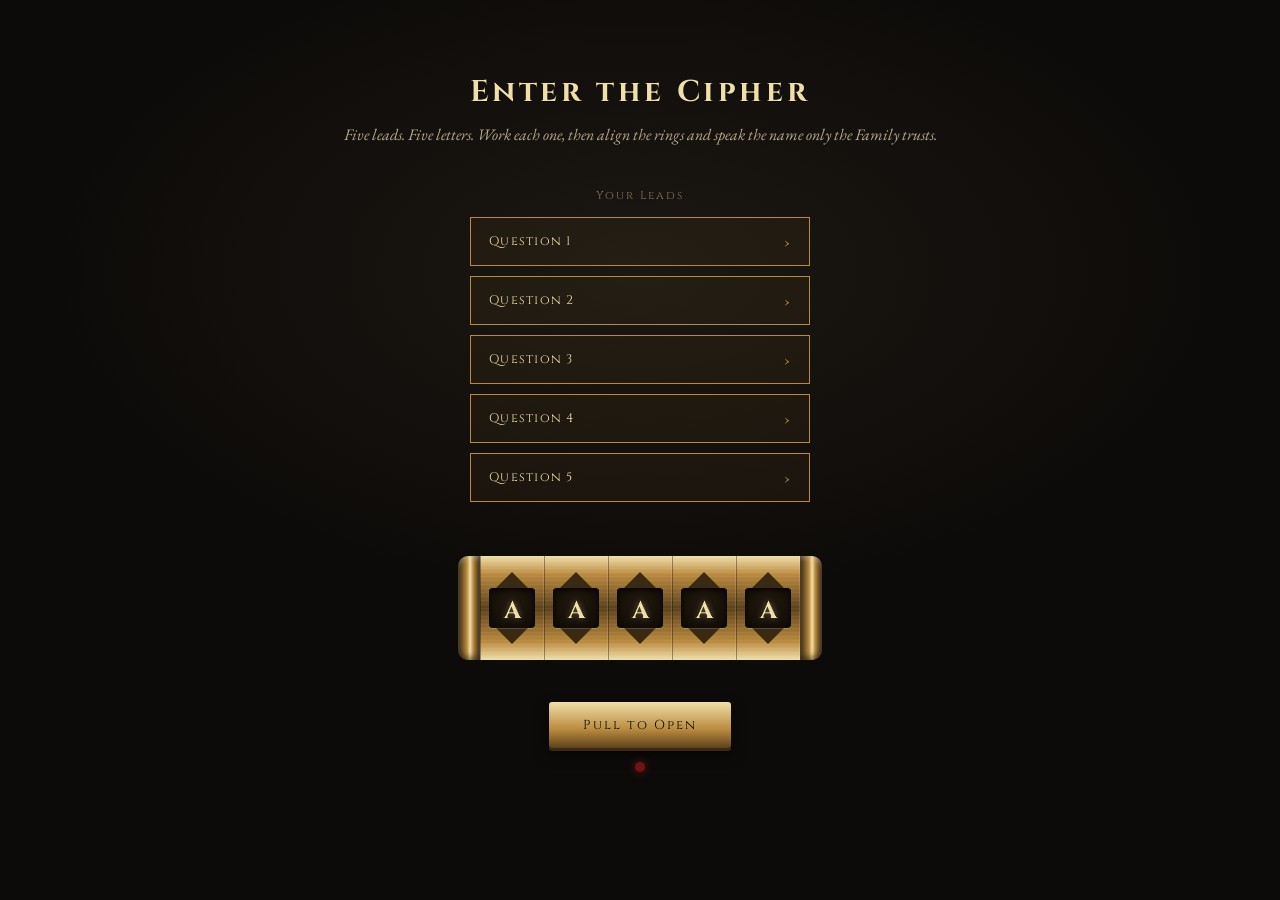
<file: index.html>
<!DOCTYPE html>
<html lang="en">
<head>
<meta charset="UTF-8">
<meta name="viewport" content="width=device-width, initial-scale=1, viewport-fit=cover">
<title>Enter the Cipher</title>
<link rel="preconnect" href="https://fonts.googleapis.com">
<link rel="preconnect" href="https://fonts.gstatic.com" crossorigin>
<link href="https://fonts.googleapis.com/css2?family=Cinzel:wght@500;700&family=EB+Garamond:ital,wght@0,400;0,600;1,400&display=swap" rel="stylesheet">
<link rel="stylesheet" href="style.css">
</head>
<body>
<div class="stage">

  <div class="plate">
    <h1>Enter the Cipher</h1>
    <p>Five leads. Five letters. Work each one, then align the rings and speak the name only the Family trusts.</p>
  </div>

  <div class="leads">
    <div class="leads-label">Your Leads</div>
    <div class="stations" id="stationsList"></div>
  </div>

  <div class="cryptex-row">
    <div class="endcap left"></div>
    <div style="position:relative;">
      <div class="rod"></div>
      <div id="rings"></div>
    </div>
    <div class="endcap right"></div>
  </div>

  <div class="controls">
    <button class="pull-btn" id="pullBtn">Pull to Open</button>
    <div class="indicator" id="indicator"></div>
    <div class="resist" id="resist">The mechanism resists.</div>
  </div>

  <div id="reveal">
    <div class="seal"></div>
    <div class="scroll">
      <h2>The Cipher Is Broken</h2>
      <p>The person your'e looking for is NOT a woman</p>
    </div>
  </div>

</div>

<script src="script.js"></script>
</body>
</html>
</file>
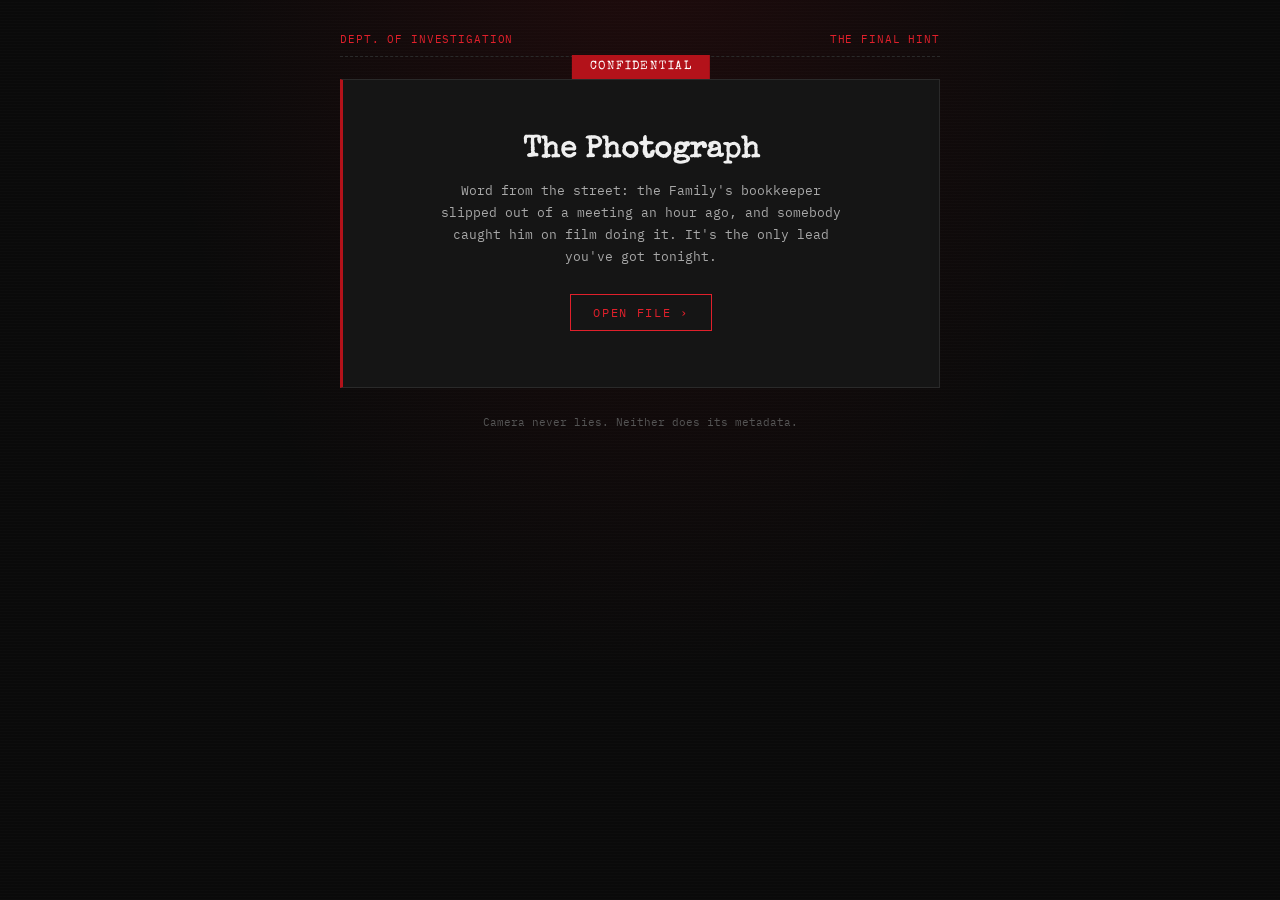
<file: case-file-47b/index.html>
<!DOCTYPE html>
<html lang="en">
<head>
<meta charset="UTF-8">
<meta name="viewport" content="width=device-width, initial-scale=1, viewport-fit=cover">
<title>Case File 47-B</title>
<link rel="preconnect" href="https://fonts.googleapis.com">
<link rel="preconnect" href="https://fonts.gstatic.com" crossorigin>
<link href="https://fonts.googleapis.com/css2?family=Special+Elite&family=IBM+Plex+Mono:wght@400;500;600&display=swap" rel="stylesheet">
<link rel="stylesheet" href="style.css">
</head>
<body>
<div class="wrap">

  <div class="stamp-row">
    <span>DEPT. OF INVESTIGATION</span>
    <span>THE FINAL HINT</span>
  </div>

  <div id="cover">
    <div class="tab">CONFIDENTIAL</div>
    <h1>The Photograph</h1>
    <p>Word from the street: the Family's bookkeeper slipped out of a meeting an hour ago, and somebody caught him on film doing it. It's the only lead you've got tonight.</p>
    <span class="go">OPEN FILE &rsaquo;</span>
  </div>

  <div id="file">

    <div class="card">
      <h2>Exhibit A</h2>
      <div class="photo-frame">
        <div class="tape"></div>
        <img id="evidencePhoto" src="evidence.jpg" alt="Evidence photograph">
      </div>
      <div class="caption">Recovered from an informant, 14 NOV, 23:47</div>

      <a class="dl-btn" id="dlBtn" href="evidence.jpg" download="evidence.jpg">DOWNLOAD EVIDENCE PHOTO</a>
      <div class="dl-note" id="dlNote">Right-click and "Save As" if the download doesn't start automatically.</div>

      <p class="howto">The picture looks empty. It isn't. Dig deeper.</p>
    </div>

    <div class="card">
      <h2>Leads <span id="clockTag">00:00</span></h2>
      <div id="hintList"></div>
    </div>

    <div class="card answer-row" id="answerCard">
      <h2>Confirm Your Find</h2>
      <p class="answer-sub">Once you know where to look, go there and find the letter. Enter it below.</p>
      <input id="letterInput" maxlength="4" placeholder="ENTER LETTER" autocomplete="off">
      <button id="submitBtn">SUBMIT</button>
      <div id="feedback"></div>
    </div>

  </div>

  <div class="footnote">Camera never lies. Neither does its metadata.</div>
</div>

<script src="script.js"></script>
</body>
</html>
</file>
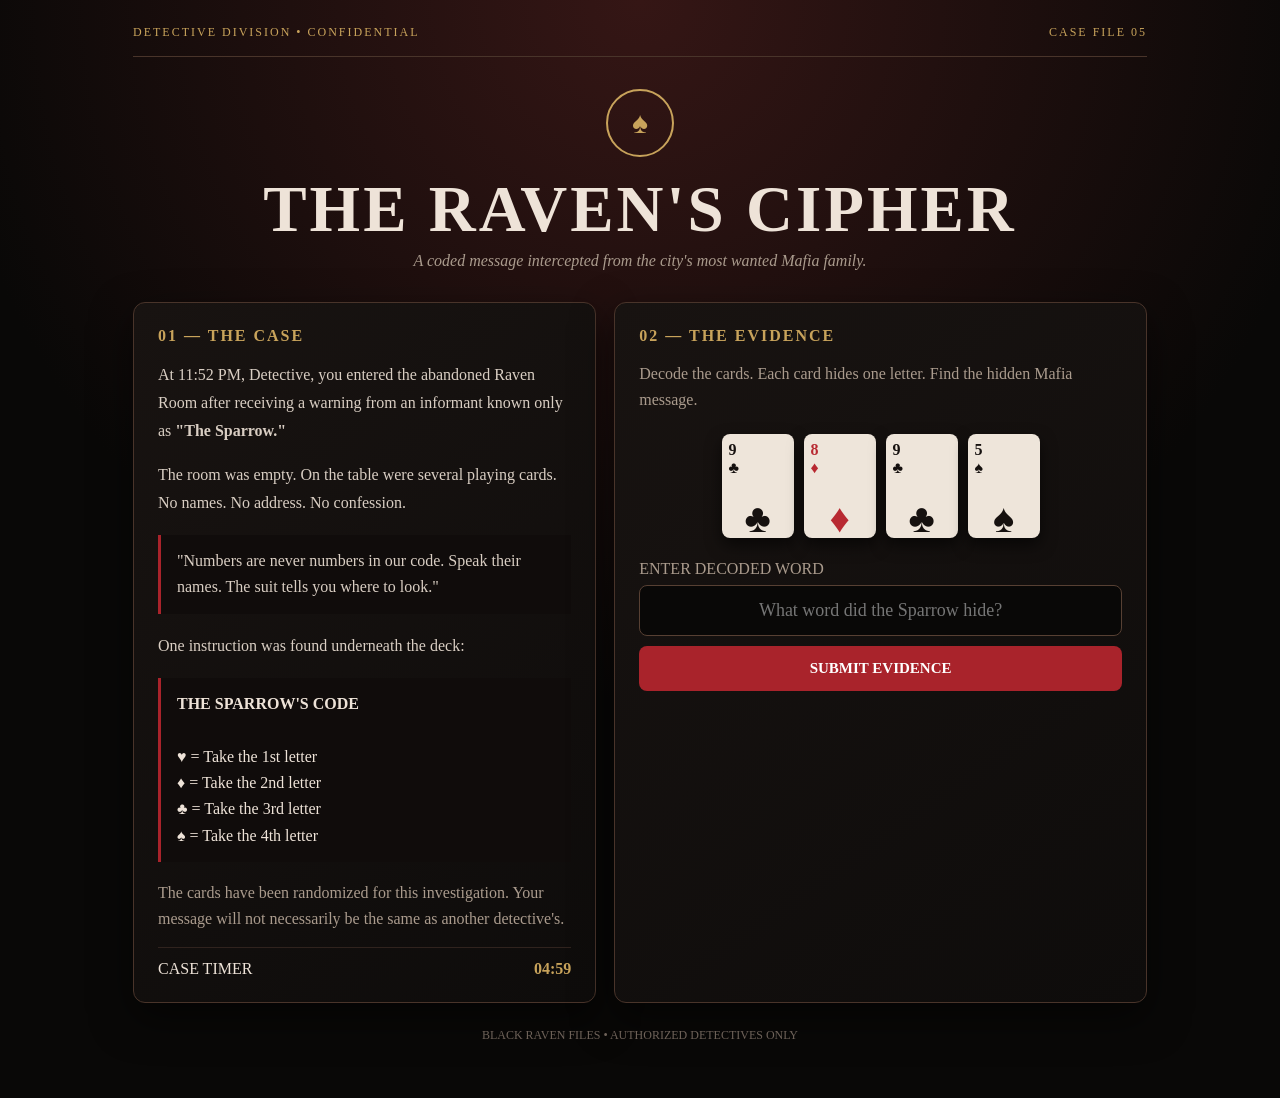
<file: q1/q1.html>
<!doctype html>
<html lang="en">
<head>
<meta charset="utf-8">
<meta name="viewport" content="width=device-width,initial-scale=1">
<title>Case File 05 — The Raven Cipher</title>
<style>
:root{--bg:#090807;--panel:#15110f;--line:#49342a;--text:#eee3d8;--muted:#aa9b8d;--red:#a9232b;--gold:#c8a35b;--green:#8dcc99}
*{box-sizing:border-box}body{margin:0;min-height:100vh;background:radial-gradient(circle at 50% 0,#351615,#090807 55%);color:var(--text);font-family:Georgia,"Times New Roman",serif}.wrap{max-width:1050px;margin:auto;padding:25px 18px 55px}.head{display:flex;justify-content:space-between;border-bottom:1px solid var(--line);padding-bottom:16px;color:var(--gold);font-size:12px;letter-spacing:2px}.hero{text-align:center;padding:32px 0}.seal{width:68px;height:68px;border:2px solid var(--gold);border-radius:50%;margin:auto;display:grid;place-items:center;font-size:30px;color:var(--gold)}h1{font-size:clamp(35px,7vw,65px);letter-spacing:3px;margin:15px 0 5px;text-transform:uppercase}.sub{color:var(--muted);font-style:italic}.grid{display:grid;grid-template-columns:1fr 1.15fr;gap:18px}.panel{background:linear-gradient(145deg,#181311,#0e0c0b);border:1px solid var(--line);border-radius:12px;padding:24px;box-shadow:0 15px 40px #0008}.panel h2{color:var(--gold);font-size:16px;letter-spacing:2px;margin:0 0 16px}.story{line-height:1.75;color:#d9cec3}.quote,.clue{border-left:3px solid var(--red);background:#100c0b;padding:13px 16px;margin:18px 0;line-height:1.65}.mapping{display:grid;grid-template-columns:1fr 1fr;gap:8px}.map{border:1px solid #3a2921;background:#0b0a09;border-radius:8px;padding:10px;text-align:center}.map b{font-size:25px;display:block}.map small{color:var(--gold)}.cards{display:flex;justify-content:center;gap:10px;flex-wrap:wrap;margin:22px 0}.card{width:72px;height:104px;background:#eee5da;color:#16110f;border-radius:8px;padding:7px;box-shadow:0 7px 16px #0009}.corner{font-weight:bold}.big{text-align:center;font-size:40px;margin-top:18px}.heart,.diamond{color:#b82931}.table{width:100%;border-collapse:collapse}.table th,.table td{padding:9px;border-bottom:1px solid #30231e;text-align:center}.table th{color:var(--gold);font-size:11px}.input{width:100%;padding:14px;background:#090807;border:1px solid #574033;border-radius:8px;color:white;font:18px Georgia;text-align:center}.button{width:100%;padding:14px;margin-top:10px;border:0;border-radius:8px;background:var(--red);color:white;font:bold 15px Georgia;cursor:pointer}.button:hover{filter:brightness(1.12)}.feedback{text-align:center;min-height:25px;margin-top:12px;font-weight:bold}.ok{color:var(--green)}.bad{color:#e56f76}.final{margin-top:15px;border:1px solid var(--gold);background:#17120c;text-align:center;padding:20px;border-radius:9px}.final .letter{font-size:70px;color:#f5eadb;font-weight:bold}.hidden{display:none}.foot{text-align:center;color:#6e6259;font-size:12px;margin-top:25px}.hintbox{margin-top:16px;border:1px dashed #6a513d;padding:14px;border-radius:8px;background:#100c0a;color:#d9c8b7}.timer{color:var(--gold);font-weight:bold}
@media(max-width:760px){.grid{grid-template-columns:1fr}}
</style>
</head>
<body>
<div class="wrap">
<header class="head"><span>DETECTIVE DIVISION • CONFIDENTIAL</span><span>CASE FILE 05</span></header>

<section class="hero">
<div class="seal">♠</div>
<h1>The Raven's Cipher</h1>
<div class="sub">A coded message intercepted from the city's most wanted Mafia family.</div>
</section>

<div class="grid">
<section class="panel">
<h2>01 — THE CASE</h2>
<div class="story">
<p>At 11:52 PM, Detective, you entered the abandoned Raven Room after receiving a warning from an informant known only as <b>"The Sparrow."</b></p>
<p>The room was empty. On the table were several playing cards. No names. No address. No confession.</p>
<div class="quote">"Numbers are never numbers in our code. Speak their names. The suit tells you where to look."</div>
<p>One instruction was found underneath the deck:</p>
</div>

<div class="clue">
<b>THE SPARROW'S CODE</b><br><br>
♥ = Take the 1st letter<br>
♦ = Take the 2nd letter<br>
♣ = Take the 3rd letter<br>
♠ = Take the 4th letter
</div>

<p style="color:#aa9b8d;line-height:1.6">
The cards have been randomized for this investigation. Your message will not necessarily be the same as another detective's.
</p>
<div class="evidence-row" style="display:flex;justify-content:space-between;border-top:1px solid #30231e;padding-top:12px">
<span>CASE TIMER</span><b id="timer" class="timer">05:00</b>
</div>
</section>

<section class="panel">
<h2>02 — THE EVIDENCE</h2>
<p style="color:#aa9b8d;line-height:1.6">
Decode the cards. Each card hides one letter. Find the hidden Mafia message.
</p>

<div class="cards" id="cards"></div>

<div id="hint" class="hintbox hidden"></div>

<form id="form">
<label for="answer" style="display:block;color:#aa9b8d;margin:15px 0 7px">ENTER DECODED WORD</label>
<input id="answer" class="input" maxlength="30" placeholder="What word did the Sparrow hide?">
<button class="button" type="submit">SUBMIT EVIDENCE</button>
</form>

<div id="feedback" class="feedback" aria-live="polite"></div>

<div id="final" class="final hidden">
<div style="color:var(--gold);letter-spacing:3px;font-size:11px">EVIDENCE VERIFIED</div>
<div class="letter">S</div>
<div>YOUR FINAL LETTER</div>
<p style="color:#aa9b8d">Keep this letter secret. It is part of the final Mafia investigation.</p>
</div>
</section>
</div>
<div class="foot">BLACK RAVEN FILES • AUTHORIZED DETECTIVES ONLY</div>
</div>

<script>
const puzzles=[
 {word:"STONE",cards:[["♥",6],["♥",2],["♦",4],["♣",9],["♠",5]]},
 {word:"THIEF",cards:[["♥",2],["♦",3],["♦",8],["♠",5],["♥",4]]},
 {word:"GHOST",cards:[["♣",8],["♦",3],["♦",4],["♥",6],["♥",2]]},
 {word:"FIGHT",cards:[["♥",4],["♦",8],["♣",8],["♦",3],["♥",2]]},
 {word:"HEIST",cards:[["♦",3],["♠",5],["♦",8],["♥",6],["♥",2]]},
 {word:"SIGN",cards:[["♥",6],["♦",8],["♣",8],["♣",9]]},
 {word:"SIGHT",cards:[["♥",6],["♦",8],["♣",8],["♦",3],["♥",2]]},
 {word:"NINE",cards:[["♣",9],["♦",8],["♣",9],["♠",5]]},
 {word:"FOUR",cards:[["♥",4],["♦",4],["♣",4],["♠",4]]},
 {word:"EIGHT",cards:[["♠",5],["♦",8],["♣",8],["♦",3],["♥",2]]},
 {word:"THREE",cards:[["♥",2],["♦",3],["♠",4],["♠",5],["♠",5]]}
];

const suitPos={"♥":1,"♦":2,"♣":3,"♠":4};
const nums={1:"ONE",2:"TWO",3:"THREE",4:"FOUR",5:"FIVE",6:"SIX",7:"SEVEN",8:"EIGHT",9:"NINE",10:"TEN"};
const chosen=puzzles[Math.floor(Math.random()*puzzles.length)];
document.getElementById("cards").innerHTML=chosen.cards.map(([s,n])=>`
<div class="card ${s==="♥"||s==="♦"?"heart":""}">
<div class="corner">${n}<br>${s}</div><div class="big">${s}</div>
</div>`).join("");

let seconds=300, finished=false;
const timer=document.getElementById("timer");
const interval=setInterval(()=>{
 if(finished)return;
 seconds--;
 const m=String(Math.floor(seconds/60)).padStart(2,"0"),s=String(seconds%60).padStart(2,"0");
 timer.textContent=`${m}:${s}`;
 if(seconds<=0){clearInterval(interval);timer.textContent="TIME";document.getElementById("feedback").textContent="Time is up. The case has gone cold.";document.getElementById("feedback").className="feedback bad";document.getElementById("answer").disabled=true;}
},1000);

setTimeout(()=>{
 const hint=document.getElementById("hint");
 hint.innerHTML="<b>FIELD NOTE UNLOCKED:</b><br>Convert each number into its English word. Then use the suit to select the required letter. <b>Do not reveal your answer to the other detectives.</b>";
 hint.classList.remove("hidden");
},120000);

document.getElementById("form").addEventListener("submit",e=>{
 e.preventDefault();
 if(finished)return;
 const a=document.getElementById("answer").value.trim().toUpperCase();
 const f=document.getElementById("feedback");
 if(!a){f.textContent="The evidence field is empty.";f.className="feedback bad";return;}
 if(a===chosen.word){
   finished=true;clearInterval(interval);
   f.textContent="✓ MESSAGE DECRYPTED — CASE SOLVED.";
   f.className="feedback ok";
   document.getElementById("final").classList.remove("hidden");
 }else{
   f.textContent="✕ INCORRECT — Re-examine the evidence.";
   f.className="feedback bad";
 }
});
</script>
</body>
</html>
</file>
<file: style.css>
:root{
  --stage:#0d0b09;
  --stage-2:#161210;
  --brass-hi:#f0dfa8;
  --brass:#b98a3e;
  --brass-shadow:#5e421c;
  --brass-deep:#3a2a14;
  --red:#6e1414;
  --red-bright:#9c2323;
  --parchment:#e9ddbe;
  --parchment-line:#3a2a14;
}
:root:not([data-theme="light"]){ }
@media (prefers-color-scheme: dark){ :root:not([data-theme="light"]){ } }
:root[data-theme="dark"]{ }

*{ box-sizing:border-box; }
html,body{ height:100%; margin:0; }
html{ scroll-padding-top:env(safe-area-inset-top,0px); }
body{
  min-height:100%;
  padding-top:env(safe-area-inset-top,0px);
  padding-bottom:env(safe-area-inset-bottom,0px);
  background:
    radial-gradient(ellipse 900px 500px at 50% 30%, #1c1712 0%, transparent 65%),
    var(--stage);
  color:var(--parchment);
  font-family:'EB Garamond', serif;
  display:flex;
  justify-content:center;
  align-items:flex-start;
  padding-left:16px;
  padding-right:16px;
}

.stage{
  width:100%;
  max-width:640px;
  margin:8vh auto 60px;
  text-align:center;
}

.plate h1{
  font-family:'Cinzel', serif;
  font-weight:700;
  font-size:clamp(22px,5vw,30px);
  letter-spacing:.12em;
  color:var(--brass-hi);
  margin:0 0 10px;
  text-shadow:0 1px 0 rgba(0,0,0,.6);
}
.plate p{
  font-size:16px;
  font-style:italic;
  color:#b7ab8c;
  margin:0 0 40px;
  line-height:1.6;
}

/* ---------------- Leads (shown upfront) ---------------- */
.leads{
  margin:0 auto 54px;
  max-width:340px;
}
.leads-label{
  font-family:'Cinzel', serif;
  font-size:11.5px;
  letter-spacing:.18em;
  color:#8a7454;
  margin-bottom:14px;
}

/* ---------------- Cryptex ---------------- */
.cryptex-row{
  display:flex;
  align-items:center;
  justify-content:center;
  gap:0;
}
.endcap{
  width:22px;
  height:104px;
  background:
    linear-gradient(90deg, var(--brass-deep), var(--brass) 40%, var(--brass-hi) 55%, var(--brass) 70%, var(--brass-deep));
  box-shadow: inset 0 3px 4px rgba(255,255,255,.25), inset 0 -3px 6px rgba(0,0,0,.5);
}
.endcap.left{ border-radius:10px 0 0 10px; }
.endcap.right{ border-radius:0 10px 10px 0; }

#rings{
  display:flex;
  position:relative;
  z-index:2;
}

.ring{
  width:64px;
  height:104px;
  position:relative;
  background:
    repeating-linear-gradient(180deg,
      rgba(255,255,255,.05) 0px, rgba(255,255,255,.05) 1px,
      transparent 1px, transparent 4px),
    linear-gradient(180deg, var(--brass-hi) 0%, var(--brass) 18%, var(--brass-shadow) 50%, var(--brass) 82%, var(--brass-hi) 100%);
  border-left:1px solid rgba(0,0,0,.35);
  border-right:1px solid rgba(255,255,255,.12);
  display:flex;
  flex-direction:column;
  align-items:center;
  justify-content:center;
  transition:transform .5s ease, opacity .5s ease;
}

.tri{
  width:0; height:0;
  cursor:pointer;
  transition:filter .15s ease;
}
.tri:hover{ filter:brightness(1.3); }
.tri-up{
  border-left: 16px solid transparent;
  border-right: 16px solid transparent;
  border-bottom: 16px solid var(--brass-deep);
  margin-top: 16px;
}
.tri-down{
  border-left: 16px solid transparent;
  border-right: 16px solid transparent;
  border-top: 16px solid var(--brass-deep);
  margin-bottom: 16px;
}

.letter-window{
  width:46px;
  height:46px;
  background:radial-gradient(circle at 50% 40%, #241a0e, #120d07 80%);
  border-radius:4px;
  box-shadow: inset 0 2px 5px rgba(0,0,0,.8), 0 1px 0 rgba(255,255,255,.15);
  position:relative;
  overflow:hidden;
}
.reel{
  position:absolute;
  top:0; left:0;
  width:100%;
  will-change:transform;
}
.reel span{
  display:block;
  height:46px;
  line-height:46px;
  text-align:center;
  font-family:'Cinzel', serif;
  font-weight:700;
  font-size:24px;
  color:var(--brass-hi);
  text-shadow:0 0 6px rgba(240,223,168,.35);
  user-select:none;
}

.rod{
  position:absolute;
  top:50%;
  left:22px;
  right:22px;
  height:6px;
  transform:translateY(-50%);
  background:linear-gradient(180deg, var(--brass-shadow), #1a1208);
  z-index:1;
  border-radius:2px;
}

/* ---------------- Controls ---------------- */
.controls{
  margin-top:42px;
  display:flex;
  flex-direction:column;
  align-items:center;
  gap:14px;
}
.pull-btn{
  font-family:'Cinzel', serif;
  font-size:13px;
  letter-spacing:.16em;
  color:var(--stage);
  background:linear-gradient(180deg, var(--brass-hi), var(--brass) 60%, var(--brass-shadow));
  border:none;
  padding:14px 34px;
  border-radius:3px;
  cursor:pointer;
  box-shadow:0 3px 0 var(--brass-deep), 0 6px 14px rgba(0,0,0,.5);
  transition:transform .1s ease, box-shadow .1s ease;
}
.pull-btn:active{ transform:translateY(3px); box-shadow:0 0 0 var(--brass-deep), 0 3px 8px rgba(0,0,0,.5); }

.indicator{
  width:10px; height:10px;
  border-radius:50%;
  background:var(--red);
  box-shadow:0 0 8px var(--red);
  transition:background .3s ease, box-shadow .3s ease;
}
.indicator.open{
  background:#3f7a3f;
  box-shadow:0 0 12px #3f7a3f;
}

.resist{
  font-size:13px;
  font-style:italic;
  color:#8a7454;
  height:18px;
  margin-top:2px;
  opacity:0;
  transition:opacity .3s ease;
}
.resist.show{ opacity:1; }

@keyframes shake{
  0%,100%{ transform:translateX(0); }
  20%{ transform:translateX(-6px); }
  40%{ transform:translateX(5px); }
  60%{ transform:translateX(-4px); }
  80%{ transform:translateX(3px); }
}
.shaking{ animation:shake .4s ease; }

/* ---------------- Reveal ---------------- */
#reveal{
  margin-top:0;
  max-height:0;
  overflow:hidden;
  transition:max-height .8s ease, margin-top .8s ease;
}
#reveal.open{ max-height:400px; margin-top:44px; }

.seal{
  width:46px; height:46px;
  margin:0 auto 20px;
  border-radius:50%;
  background:radial-gradient(circle at 35% 30%, var(--red-bright), var(--red) 65%, #3a0b0b);
  box-shadow:0 3px 8px rgba(0,0,0,.6);
  opacity:0;
  transform:scale(.6);
  transition:opacity .5s ease .2s, transform .5s ease .2s;
}
#reveal.open .seal{ opacity:1; transform:scale(1); }

.scroll{
  border-top:1px solid var(--parchment-line);
  border-bottom:1px solid var(--parchment-line);
  padding:28px 8px 8px;
  opacity:0;
  transform:translateY(10px);
  transition:opacity .6s ease .35s, transform .6s ease .35s;
}
#reveal.open .scroll{ opacity:1; transform:translateY(0); }

.scroll h2{
  font-family:'Cinzel', serif;
  font-size:19px;
  letter-spacing:.08em;
  color:var(--brass-hi);
  margin:0 0 18px;
}
.scroll p{
  font-size:17px;
  line-height:1.75;
  color:var(--parchment);
  max-width:460px;
  margin:0 auto 26px;
}
.begin-btn{
  display:inline-block;
  font-family:'Cinzel', serif;
  font-size:12.5px;
  letter-spacing:.14em;
  color:var(--brass-hi);
  border:1px solid var(--brass);
  padding:12px 26px;
  text-decoration:none;
  margin-bottom:10px;
  transition:background .2s ease;
}
.begin-btn:hover{ background:rgba(185,138,62,.12); }

.begin-lead{
  font-size:14px;
  font-style:italic;
  color:#8a7454;
  margin:0 0 18px;
}
.stations{
  display:flex;
  flex-direction:column;
  gap:10px;
  max-width:340px;
  margin:0 auto 8px;
}
.station-link{
  display:flex;
  align-items:center;
  justify-content:space-between;
  padding:13px 18px;
  border:1px solid var(--brass);
  background:rgba(185,138,62,.06);
  text-decoration:none;
  color:var(--brass-hi);
  font-family:'Cinzel', serif;
  font-size:12.5px;
  letter-spacing:.1em;
  transition:background .2s ease, border-color .2s ease;
}
.station-link:hover{ background:rgba(185,138,62,.16); border-color:var(--brass-hi); }
.station-link .chev{ color:var(--brass); font-family:'EB Garamond', serif; font-size:16px; }

@media (max-width:420px){
  .ring{ width:50px; }
  .letter-window{ width:38px; height:38px; }
  .letter{ font-size:20px; }
}
</file>
<file: case-file-47b/style.css>
:root{
  --red:#b3121a;
  --red-bright:#e0202b;
  --black:#0a0a0a;
  --black-2:#151515;
  --line:#2a2a2a;
  --paper:#efefef;
  --paper-dim:#a8a8a8;
}
*{ box-sizing:border-box; }
html,body{ height:100%; margin:0; background:var(--black); }
html{ scroll-padding-top:env(safe-area-inset-top,0px); }
body{
  min-height:100%;
  padding-top:env(safe-area-inset-top,0px);
  padding-bottom:env(safe-area-inset-bottom,0px);
  font-family:'IBM Plex Mono', ui-monospace, monospace;
  color:var(--paper);
  background:
    radial-gradient(ellipse at 50% -10%, rgba(179,18,26,.12) 0%, transparent 55%),
    repeating-linear-gradient(0deg, rgba(255,255,255,0.012) 0px, rgba(255,255,255,0.012) 1px, transparent 1px, transparent 3px),
    var(--black);
  display:flex;
  justify-content:center;
  padding-left:16px;
  padding-right:16px;
}

.wrap{ width:100%; max-width:600px; margin:32px 0 60px; }

.stamp-row{
  display:flex;
  justify-content:space-between;
  align-items:baseline;
  font-size:11px;
  letter-spacing:.08em;
  color:var(--red-bright);
  border-bottom:1px dashed var(--line);
  padding-bottom:10px;
  margin-bottom:22px;
}

#cover{
  border:1px solid var(--line);
  border-left:3px solid var(--red);
  background:var(--black-2);
  padding:56px 26px;
  text-align:center;
  cursor:pointer;
  position:relative;
  transition:border-color .2s ease;
}
#cover:hover{ border-left-color:var(--red-bright); }
#cover .tab{
  position:absolute;
  top:-1px; left:50%;
  transform:translate(-50%,-100%);
  background:var(--red);
  color:#fff;
  font-family:'Special Elite', monospace;
  font-size:12px;
  letter-spacing:.12em;
  padding:6px 18px;
}
#cover h1{
  font-family:'Special Elite', monospace;
  font-size:clamp(23px,5vw,30px);
  margin:0 0 14px;
}
#cover p{
  color:var(--paper-dim);
  font-size:13px;
  line-height:1.7;
  max-width:420px;
  margin:0 auto 26px;
}
#cover .go{
  display:inline-block;
  border:1px solid var(--red-bright);
  color:var(--red-bright);
  padding:10px 22px;
  font-size:12px;
  letter-spacing:.14em;
}

#file{ display:none; }
#file.open{ display:block; animation:unfold .5s ease; }
@keyframes unfold{ from{ opacity:0; transform:translateY(8px);} to{ opacity:1; transform:translateY(0);} }

.card{
  background:var(--black-2);
  border:1px solid var(--line);
  border-left:3px solid var(--red);
  padding:26px;
  margin-bottom:18px;
}
.card h2{
  font-family:'Special Elite', monospace;
  font-size:15px;
  color:var(--red-bright);
  margin:0 0 16px;
  padding-bottom:12px;
  border-bottom:1px solid var(--line);
  display:flex;
  justify-content:space-between;
  align-items:baseline;
  font-weight:normal;
}
.card h2 span{ font-size:12px; color:var(--paper-dim); font-family:'IBM Plex Mono', monospace; }

.photo-frame{
  position:relative;
  border:6px solid #1a1a1a;
  box-shadow:0 10px 26px rgba(0,0,0,.6);
  transform:rotate(-1.2deg);
  margin:6px auto 8px;
  max-width:380px;
}
.photo-frame img{ display:block; width:100%; height:auto; filter:contrast(1.05); }
.tape{
  position:absolute;
  width:64px; height:20px;
  background:rgba(179,18,26,.55);
  top:-10px; left:50%;
  transform:translateX(-50%) rotate(-3deg);
  box-shadow:0 1px 3px rgba(0,0,0,.4);
}
.caption{ text-align:center; font-size:11px; color:var(--paper-dim); margin-top:14px; }

button{ font-family:'IBM Plex Mono', monospace; font-size:13px; letter-spacing:.08em; cursor:pointer; }

.dl-btn{
  display:block;
  width:100%;
  margin-top:18px;
  padding:14px;
  background:var(--red);
  border:1px solid var(--red-bright);
  color:#fff;
  text-align:center;
  text-decoration:none;
  font-family:'IBM Plex Mono', monospace;
  font-size:13px;
  letter-spacing:.08em;
  cursor:pointer;
}
.dl-btn:hover{ background:var(--red-bright); }
.dl-btn:disabled{ opacity:.5; cursor:default; }
.dl-note{ font-size:11.5px; color:var(--paper-dim); margin-top:8px; text-align:center; }

.howto{ font-size:12.5px; color:var(--paper-dim); margin-top:16px; margin-bottom:0; }

.hint{
  display:flex;
  gap:12px;
  padding:12px 0;
  border-bottom:1px solid var(--line);
  font-size:12.5px;
  line-height:1.6;
}
.hint:last-child{ border-bottom:none; }
.hint .mark{
  flex:0 0 auto;
  width:20px;
  text-align:center;
  color:#555;
  font-weight:600;
}
.hint.unlocked .mark{ color:var(--red-bright); }
.hint .txt{ color:#555; }
.hint.unlocked .txt{ color:var(--paper); animation:reveal .4s ease; }
@keyframes reveal{ from{ opacity:0; transform:translateY(4px);} to{ opacity:1; transform:translateY(0);} }

.answer-sub{ color:var(--paper-dim); font-size:12.5px; margin-top:-6px; }
.answer-row input{
  width:100%;
  background:#111;
  border:1px solid var(--line);
  color:var(--paper);
  padding:12px 14px;
  font-family:'IBM Plex Mono',monospace;
  font-size:14px;
  letter-spacing:.2em;
  text-transform:uppercase;
  margin-top:4px;
}
.answer-row input:focus{ outline:none; border-color:var(--red-bright); }
.answer-row button{
  margin-top:10px;
  width:100%;
  padding:12px;
  background:transparent;
  border:1px solid var(--red-bright);
  color:var(--red-bright);
}
.answer-row button:hover{ background:rgba(224,32,43,.12); }

#feedback{ margin-top:14px; font-size:13px; display:none; padding:12px 14px; }
#feedback.ok{ display:block; border:1px solid #3a7a3a; color:#8fd08f; background:rgba(58,122,58,.1); }
#feedback.bad{ display:block; border:1px solid var(--red-bright); color:#f0a0a5; background:rgba(179,18,26,.12); }

.footnote{ font-size:10.5px; color:#555; text-align:center; margin-top:26px; line-height:1.6; }
</file>
